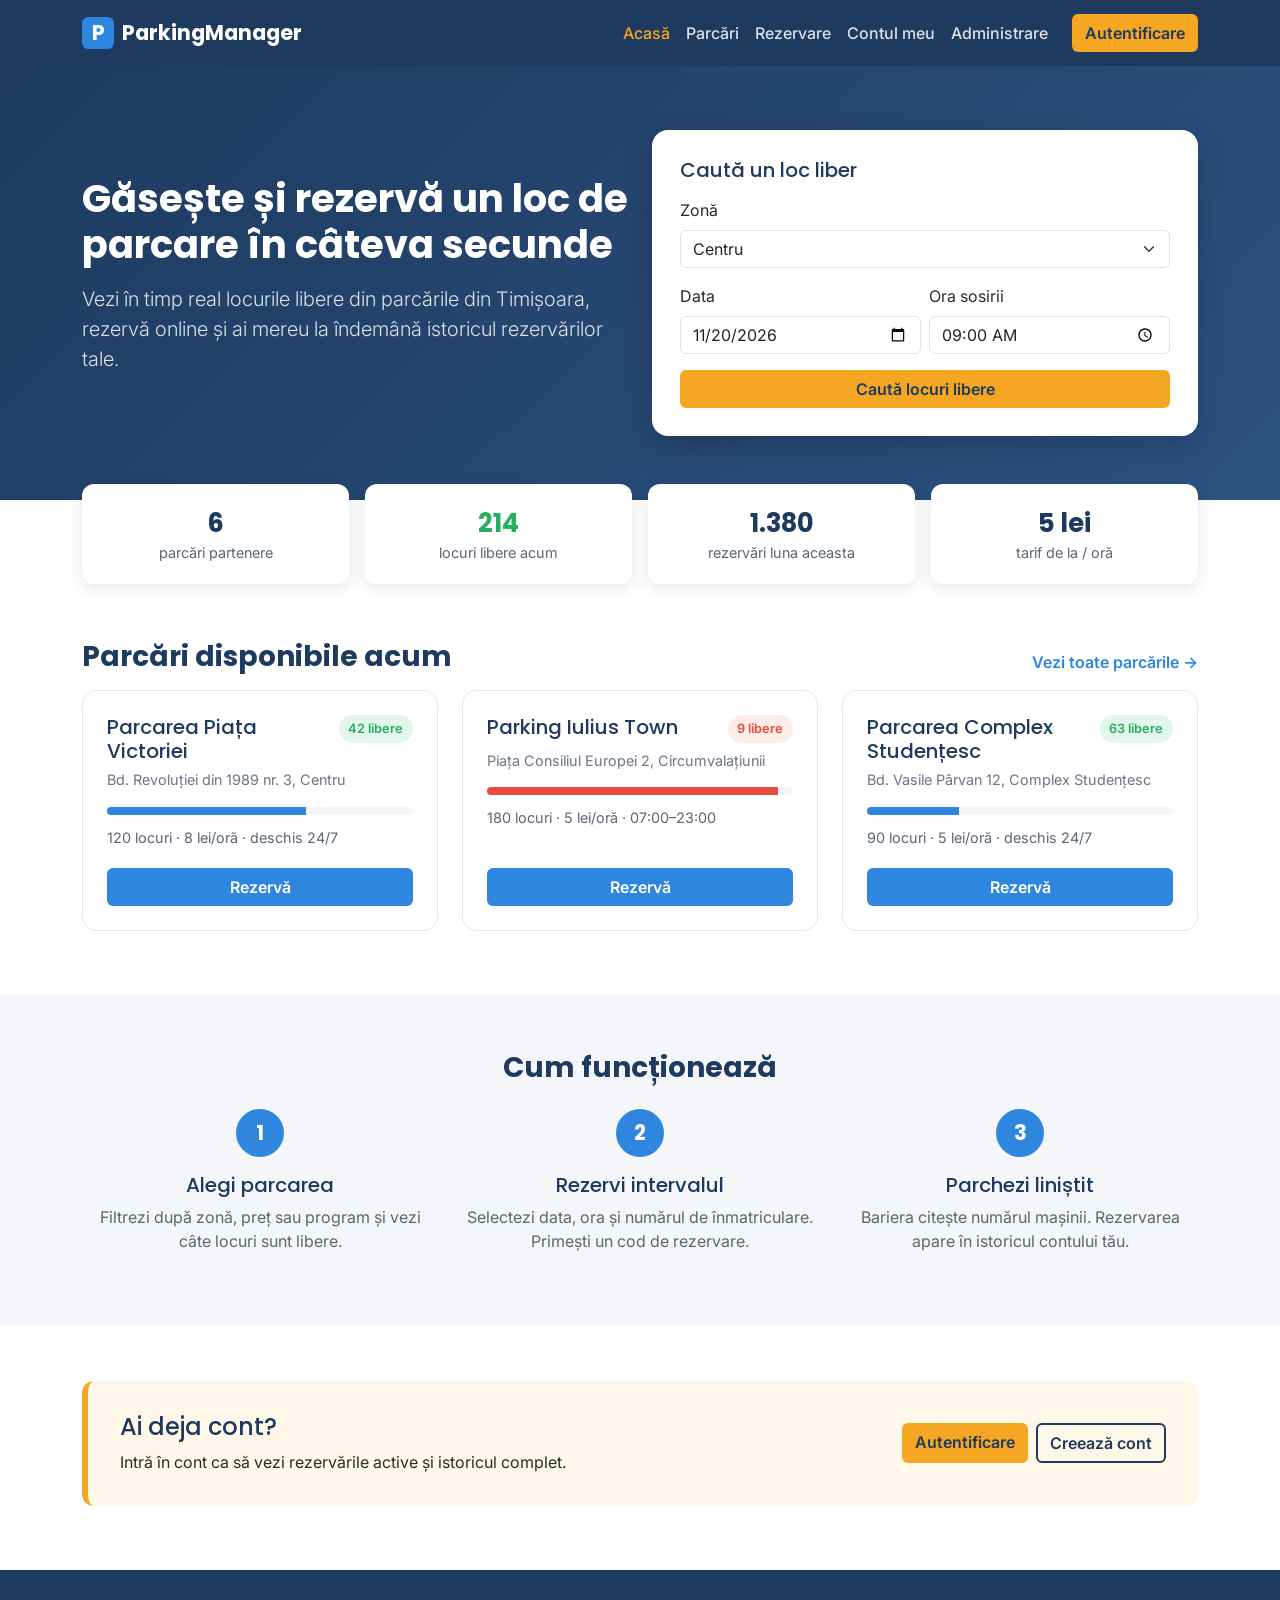
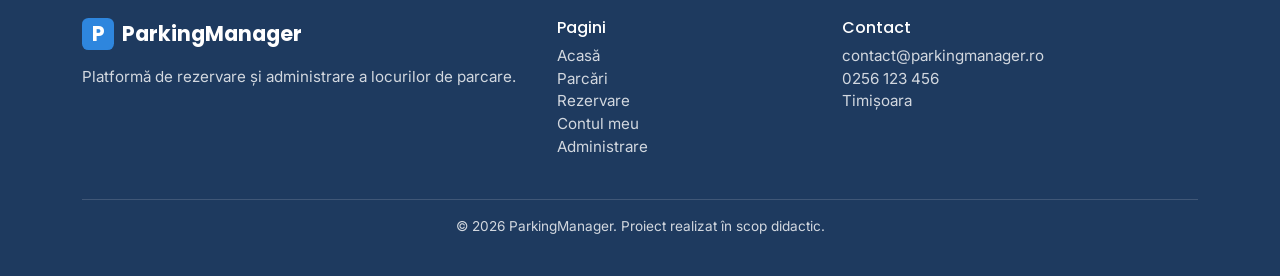
<file: index.html>
<!DOCTYPE html>
<html lang="ro">
<head>
  <meta charset="UTF-8">
  <meta name="viewport" content="width=device-width, initial-scale=1.0">
  <title>ParkingManager – Rezervă-ți locul de parcare</title>
  <meta name="description" content="ParkingManager – rezervă online un loc de parcare în Timișoara și vezi disponibilitatea în timp real.">
  <link rel="preconnect" href="https://fonts.googleapis.com">
  <link rel="preconnect" href="https://fonts.gstatic.com" crossorigin>
  <link href="https://fonts.googleapis.com/css2?family=Poppins:wght@600;700&family=Inter:wght@400;500;600&display=swap" rel="stylesheet">
  <link href="https://cdn.jsdelivr.net/npm/bootstrap@5.3.3/dist/css/bootstrap.min.css" rel="stylesheet">
  <link href="css/style.css" rel="stylesheet">
</head>
<body>

  <!-- ===== Meniu de navigare ===== -->
  <header>
    <nav class="navbar navbar-expand-lg navbar-dark pm-navbar">
      <div class="container">
        <a class="navbar-brand pm-logo" href="index.html"><span class="pm-logo-p">P</span> ParkingManager</a>
        <button class="navbar-toggler" type="button" data-bs-toggle="collapse" data-bs-target="#meniu"
                aria-controls="meniu" aria-expanded="false" aria-label="Deschide meniul">
          <span class="navbar-toggler-icon"></span>
        </button>
        <div class="collapse navbar-collapse" id="meniu">
          <ul class="navbar-nav ms-auto align-items-lg-center">
            <li class="nav-item"><a class="nav-link active" aria-current="page" href="index.html">Acasă</a></li>
            <li class="nav-item"><a class="nav-link" href="parcari.html">Parcări</a></li>
            <li class="nav-item"><a class="nav-link" href="rezervare.html">Rezervare</a></li>
            <li class="nav-item"><a class="nav-link" href="cont.html">Contul meu</a></li>
            <li class="nav-item"><a class="nav-link" href="admin.html">Administrare</a></li>
            <li class="nav-item ms-lg-3"><a class="btn pm-btn-accent" href="cont.html">Autentificare</a></li>
          </ul>
        </div>
      </div>
    </nav>
  </header>

  <main>
    <!-- ===== Hero + căutare rapidă ===== -->
    <section class="pm-hero">
      <div class="container">
        <div class="row align-items-center g-4">
          <div class="col-lg-6">
            <h1>Găsește și rezervă un loc de parcare în câteva secunde</h1>
            <p class="lead">Vezi în timp real locurile libere din parcările din Timișoara, rezervă online și ai mereu la îndemână istoricul rezervărilor tale.</p>
          </div>
          <div class="col-lg-6">
            <form class="pm-search-card" action="parcari.html">
              <h2 class="h5">Caută un loc liber</h2>
              <div class="mb-3">
                <label for="zona" class="form-label">Zonă</label>
                <select id="zona" class="form-select">
                  <option>Centru</option>
                  <option>Iosefin</option>
                  <option>Fabric</option>
                  <option>Complex Studențesc</option>
                </select>
              </div>
              <div class="row g-2 mb-3">
                <div class="col-sm-6">
                  <label for="data" class="form-label">Data</label>
                  <input id="data" type="date" class="form-control" value="2026-11-20">
                </div>
                <div class="col-sm-6">
                  <label for="ora" class="form-label">Ora sosirii</label>
                  <input id="ora" type="time" class="form-control" value="09:00">
                </div>
              </div>
              <button type="submit" class="btn pm-btn-accent w-100">Caută locuri libere</button>
            </form>
          </div>
        </div>
      </div>
    </section>

    <!-- ===== Statistici rapide ===== -->
    <section class="container pm-stats">
      <div class="row g-3 text-center">
        <div class="col-6 col-md-3"><div class="pm-stat"><span class="pm-stat-nr">6</span><span>parcări partenere</span></div></div>
        <div class="col-6 col-md-3"><div class="pm-stat"><span class="pm-stat-nr pm-text-free">214</span><span>locuri libere acum</span></div></div>
        <div class="col-6 col-md-3"><div class="pm-stat"><span class="pm-stat-nr">1.380</span><span>rezervări luna aceasta</span></div></div>
        <div class="col-6 col-md-3"><div class="pm-stat"><span class="pm-stat-nr">5 lei</span><span>tarif de la / oră</span></div></div>
      </div>
    </section>

    <!-- ===== Parcări disponibile (modulul Catalog) ===== -->
    <section class="container pm-section">
      <div class="d-flex justify-content-between align-items-end mb-3 flex-wrap gap-2">
        <h2 class="pm-section-title mb-0">Parcări disponibile acum</h2>
        <a href="parcari.html" class="pm-link">Vezi toate parcările →</a>
      </div>
      <div class="row g-4">
        <div class="col-md-6 col-lg-4">
          <article class="pm-card">
            <div class="pm-card-top">
              <h3 class="h5">Parcarea Piața Victoriei</h3>
              <span class="pm-badge pm-badge-free">42 libere</span>
            </div>
            <p class="pm-card-addr">Bd. Revoluției din 1989 nr. 3, Centru</p>
            <div class="pm-bar" role="img" aria-label="Grad de ocupare 65%"><span class="pm-bar-fill pm-fill-65"></span></div>
            <p class="pm-card-meta">120 locuri · 8 lei/oră · deschis 24/7</p>
            <a href="rezervare.html" class="btn pm-btn-primary w-100">Rezervă</a>
          </article>
        </div>
        <div class="col-md-6 col-lg-4">
          <article class="pm-card">
            <div class="pm-card-top">
              <h3 class="h5">Parking Iulius Town</h3>
              <span class="pm-badge pm-badge-few">9 libere</span>
            </div>
            <p class="pm-card-addr">Piața Consiliul Europei 2, Circumvalațiunii</p>
            <div class="pm-bar" role="img" aria-label="Grad de ocupare 95%"><span class="pm-bar-fill pm-fill-95"></span></div>
            <p class="pm-card-meta">180 locuri · 5 lei/oră · 07:00–23:00</p>
            <a href="rezervare.html" class="btn pm-btn-primary w-100">Rezervă</a>
          </article>
        </div>
        <div class="col-md-6 col-lg-4">
          <article class="pm-card">
            <div class="pm-card-top">
              <h3 class="h5">Parcarea Complex Studențesc</h3>
              <span class="pm-badge pm-badge-free">63 libere</span>
            </div>
            <p class="pm-card-addr">Bd. Vasile Pârvan 12, Complex Studențesc</p>
            <div class="pm-bar" role="img" aria-label="Grad de ocupare 30%"><span class="pm-bar-fill pm-fill-30"></span></div>
            <p class="pm-card-meta">90 locuri · 5 lei/oră · deschis 24/7</p>
            <a href="rezervare.html" class="btn pm-btn-primary w-100">Rezervă</a>
          </article>
        </div>
      </div>
    </section>

    <!-- ===== Cum funcționează ===== -->
    <section class="pm-steps">
      <div class="container">
        <h2 class="pm-section-title text-center">Cum funcționează</h2>
        <div class="row g-4 text-center">
          <div class="col-md-4">
            <div class="pm-step-nr">1</div>
            <h3 class="h5">Alegi parcarea</h3>
            <p>Filtrezi după zonă, preț sau program și vezi câte locuri sunt libere.</p>
          </div>
          <div class="col-md-4">
            <div class="pm-step-nr">2</div>
            <h3 class="h5">Rezervi intervalul</h3>
            <p>Selectezi data, ora și numărul de înmatriculare. Primești un cod de rezervare.</p>
          </div>
          <div class="col-md-4">
            <div class="pm-step-nr">3</div>
            <h3 class="h5">Parchezi liniștit</h3>
            <p>Bariera citește numărul mașinii. Rezervarea apare în istoricul contului tău.</p>
          </div>
        </div>
      </div>
    </section>

    <!-- ===== Apel la cont (modulul Conturi) ===== -->
    <section class="container pm-section">
      <div class="pm-cta">
        <div>
          <h2 class="h4">Ai deja cont?</h2>
          <p class="mb-0">Intră în cont ca să vezi rezervările active și istoricul complet.</p>
        </div>
        <div class="d-flex gap-2 flex-wrap">
          <a href="cont.html" class="btn pm-btn-accent">Autentificare</a>
          <a href="cont.html" class="btn pm-btn-outline">Creează cont</a>
        </div>
      </div>
    </section>
  </main>

  <!-- ===== Subsol ===== -->
  <footer class="pm-footer">
    <div class="container">
      <div class="row g-4">
        <div class="col-md-5">
          <p class="pm-logo"><span class="pm-logo-p">P</span> ParkingManager</p>
          <p>Platformă de rezervare și administrare a locurilor de parcare.</p>
        </div>
        <div class="col-6 col-md-3">
          <h2 class="h6">Pagini</h2>
          <ul class="list-unstyled">
            <li><a href="index.html">Acasă</a></li>
            <li><a href="parcari.html">Parcări</a></li>
            <li><a href="rezervare.html">Rezervare</a></li>
            <li><a href="cont.html">Contul meu</a></li>
            <li><a href="admin.html">Administrare</a></li>
          </ul>
        </div>
        <div class="col-6 col-md-4">
          <h2 class="h6">Contact</h2>
          <p>contact@parkingmanager.ro<br>0256 123 456<br>Timișoara</p>
        </div>
      </div>
      <p class="pm-copy">© 2026 ParkingManager. Proiect realizat în scop didactic.</p>
    </div>
  </footer>

  <script src="https://cdn.jsdelivr.net/npm/bootstrap@5.3.3/dist/js/bootstrap.bundle.min.js"></script>
</body>
</html>
</file>
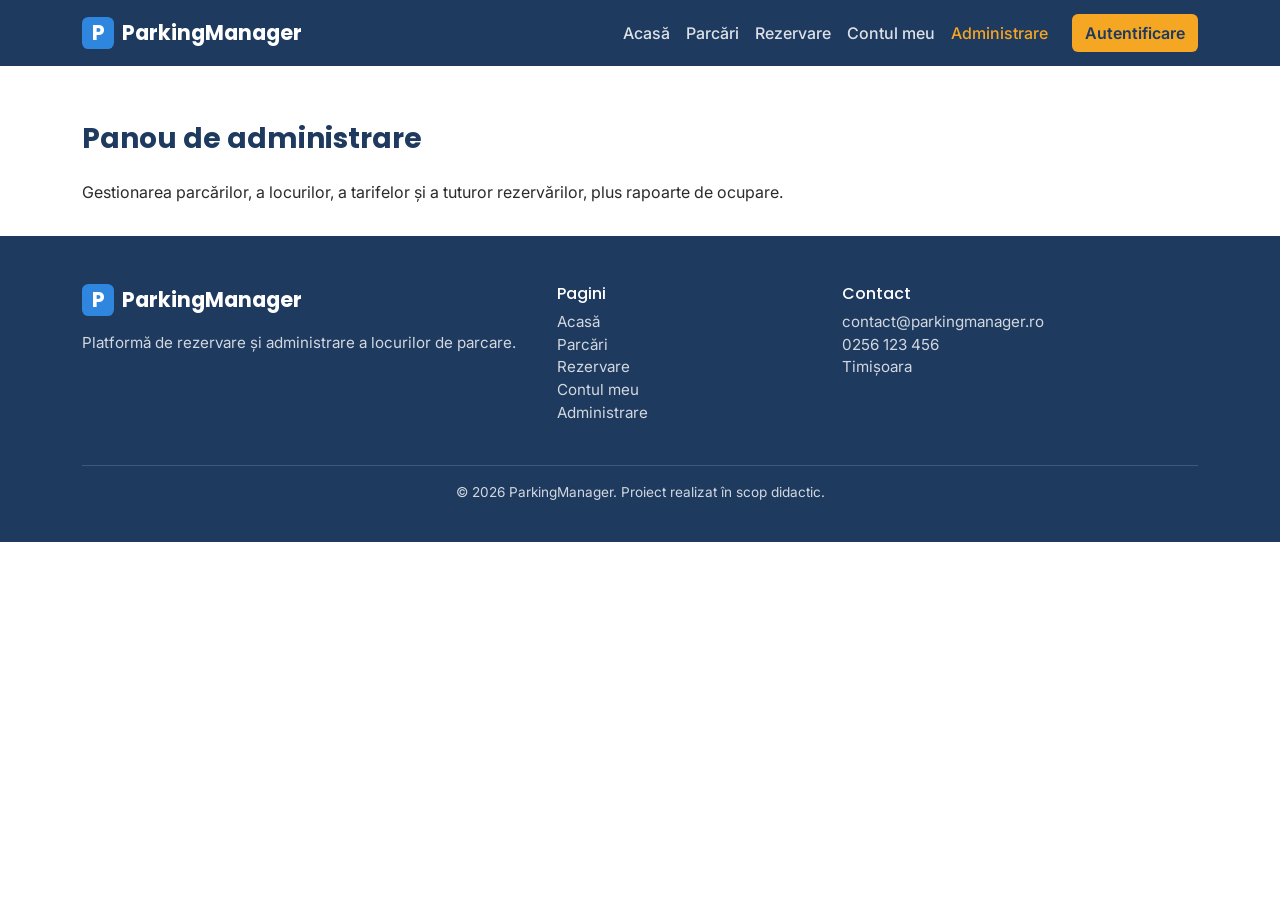
<file: admin.html>
<!DOCTYPE html>
<html lang="ro">
<head>
  <meta charset="UTF-8">
  <meta name="viewport" content="width=device-width, initial-scale=1.0">
  <title>Administrare – ParkingManager</title>
  <meta name="description" content="ParkingManager – rezervă online un loc de parcare în Timișoara și vezi disponibilitatea în timp real.">
  <link rel="preconnect" href="https://fonts.googleapis.com">
  <link rel="preconnect" href="https://fonts.gstatic.com" crossorigin>
  <link href="https://fonts.googleapis.com/css2?family=Poppins:wght@600;700&family=Inter:wght@400;500;600&display=swap" rel="stylesheet">
  <link href="https://cdn.jsdelivr.net/npm/bootstrap@5.3.3/dist/css/bootstrap.min.css" rel="stylesheet">
  <link href="css/style.css" rel="stylesheet">
</head>
<body>

  <!-- ===== Meniu de navigare ===== -->
  <header>
    <nav class="navbar navbar-expand-lg navbar-dark pm-navbar">
      <div class="container">
        <a class="navbar-brand pm-logo" href="index.html"><span class="pm-logo-p">P</span> ParkingManager</a>
        <button class="navbar-toggler" type="button" data-bs-toggle="collapse" data-bs-target="#meniu"
                aria-controls="meniu" aria-expanded="false" aria-label="Deschide meniul">
          <span class="navbar-toggler-icon"></span>
        </button>
        <div class="collapse navbar-collapse" id="meniu">
          <ul class="navbar-nav ms-auto align-items-lg-center">
            <li class="nav-item"><a class="nav-link" href="index.html">Acasă</a></li>
            <li class="nav-item"><a class="nav-link" href="parcari.html">Parcări</a></li>
            <li class="nav-item"><a class="nav-link" href="rezervare.html">Rezervare</a></li>
            <li class="nav-item"><a class="nav-link" href="cont.html">Contul meu</a></li>
            <li class="nav-item"><a class="nav-link active" aria-current="page" href="admin.html">Administrare</a></li>
            <li class="nav-item ms-lg-3"><a class="btn pm-btn-accent" href="cont.html">Autentificare</a></li>
          </ul>
        </div>
      </div>
    </nav>
  </header>

  <main>
    <section class="container pm-section"><h1 class="pm-section-title">Panou de administrare</h1><p>Gestionarea parcărilor, a locurilor, a tarifelor și a tuturor rezervărilor, plus rapoarte de ocupare.</p></section>
  </main>

  <!-- ===== Subsol ===== -->
  <footer class="pm-footer">
    <div class="container">
      <div class="row g-4">
        <div class="col-md-5">
          <p class="pm-logo"><span class="pm-logo-p">P</span> ParkingManager</p>
          <p>Platformă de rezervare și administrare a locurilor de parcare.</p>
        </div>
        <div class="col-6 col-md-3">
          <h2 class="h6">Pagini</h2>
          <ul class="list-unstyled">
            <li><a href="index.html">Acasă</a></li>
            <li><a href="parcari.html">Parcări</a></li>
            <li><a href="rezervare.html">Rezervare</a></li>
            <li><a href="cont.html">Contul meu</a></li>
            <li><a href="admin.html">Administrare</a></li>
          </ul>
        </div>
        <div class="col-6 col-md-4">
          <h2 class="h6">Contact</h2>
          <p>contact@parkingmanager.ro<br>0256 123 456<br>Timișoara</p>
        </div>
      </div>
      <p class="pm-copy">© 2026 ParkingManager. Proiect realizat în scop didactic.</p>
    </div>
  </footer>

  <script src="https://cdn.jsdelivr.net/npm/bootstrap@5.3.3/dist/js/bootstrap.bundle.min.js"></script>
</body>
</html>
</file>
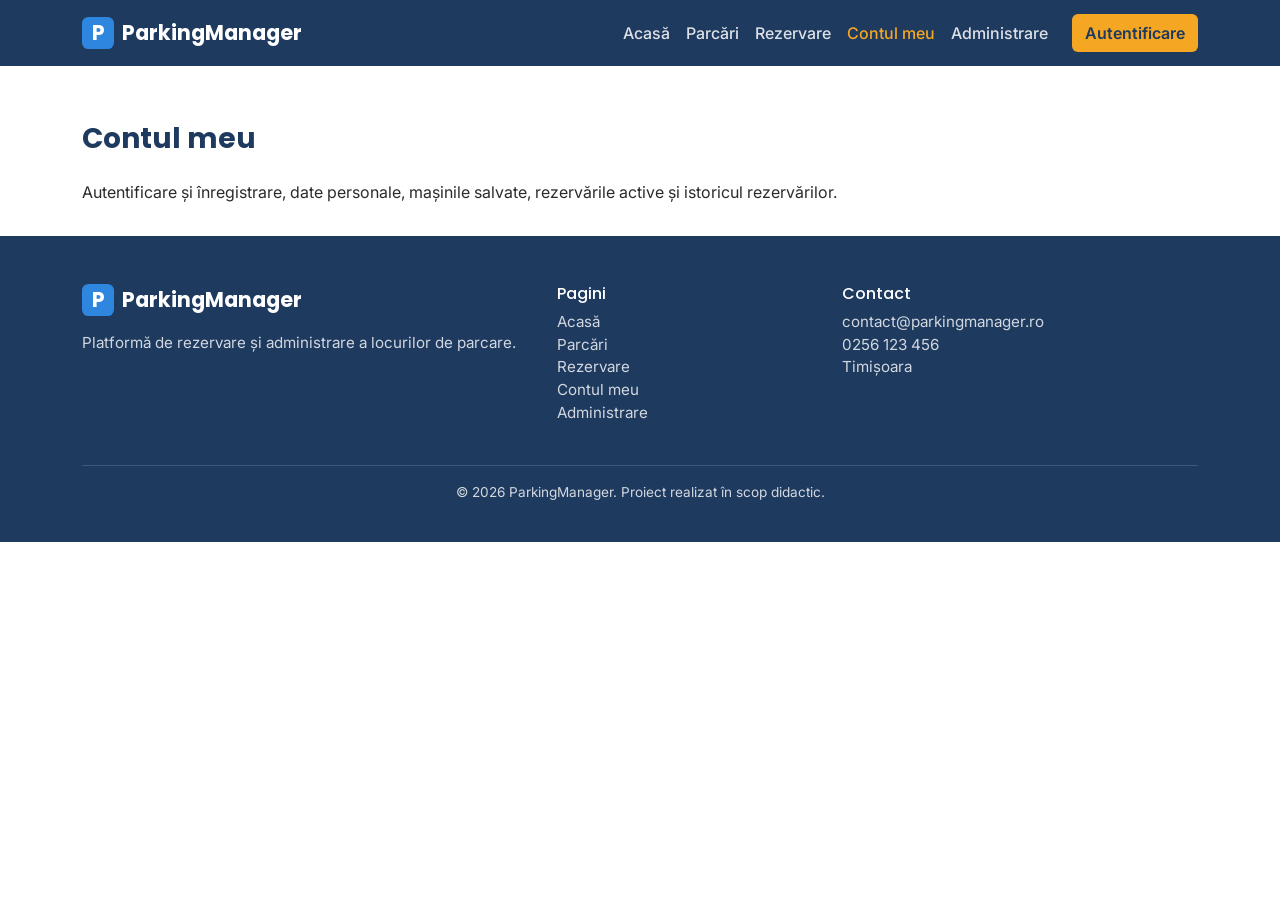
<file: cont.html>
<!DOCTYPE html>
<html lang="ro">
<head>
  <meta charset="UTF-8">
  <meta name="viewport" content="width=device-width, initial-scale=1.0">
  <title>Contul meu – ParkingManager</title>
  <meta name="description" content="ParkingManager – rezervă online un loc de parcare în Timișoara și vezi disponibilitatea în timp real.">
  <link rel="preconnect" href="https://fonts.googleapis.com">
  <link rel="preconnect" href="https://fonts.gstatic.com" crossorigin>
  <link href="https://fonts.googleapis.com/css2?family=Poppins:wght@600;700&family=Inter:wght@400;500;600&display=swap" rel="stylesheet">
  <link href="https://cdn.jsdelivr.net/npm/bootstrap@5.3.3/dist/css/bootstrap.min.css" rel="stylesheet">
  <link href="css/style.css" rel="stylesheet">
</head>
<body>

  <!-- ===== Meniu de navigare ===== -->
  <header>
    <nav class="navbar navbar-expand-lg navbar-dark pm-navbar">
      <div class="container">
        <a class="navbar-brand pm-logo" href="index.html"><span class="pm-logo-p">P</span> ParkingManager</a>
        <button class="navbar-toggler" type="button" data-bs-toggle="collapse" data-bs-target="#meniu"
                aria-controls="meniu" aria-expanded="false" aria-label="Deschide meniul">
          <span class="navbar-toggler-icon"></span>
        </button>
        <div class="collapse navbar-collapse" id="meniu">
          <ul class="navbar-nav ms-auto align-items-lg-center">
            <li class="nav-item"><a class="nav-link" href="index.html">Acasă</a></li>
            <li class="nav-item"><a class="nav-link" href="parcari.html">Parcări</a></li>
            <li class="nav-item"><a class="nav-link" href="rezervare.html">Rezervare</a></li>
            <li class="nav-item"><a class="nav-link active" aria-current="page" href="cont.html">Contul meu</a></li>
            <li class="nav-item"><a class="nav-link" href="admin.html">Administrare</a></li>
            <li class="nav-item ms-lg-3"><a class="btn pm-btn-accent" href="cont.html">Autentificare</a></li>
          </ul>
        </div>
      </div>
    </nav>
  </header>

  <main>
    <section class="container pm-section"><h1 class="pm-section-title">Contul meu</h1><p>Autentificare și înregistrare, date personale, mașinile salvate, rezervările active și istoricul rezervărilor.</p></section>
  </main>

  <!-- ===== Subsol ===== -->
  <footer class="pm-footer">
    <div class="container">
      <div class="row g-4">
        <div class="col-md-5">
          <p class="pm-logo"><span class="pm-logo-p">P</span> ParkingManager</p>
          <p>Platformă de rezervare și administrare a locurilor de parcare.</p>
        </div>
        <div class="col-6 col-md-3">
          <h2 class="h6">Pagini</h2>
          <ul class="list-unstyled">
            <li><a href="index.html">Acasă</a></li>
            <li><a href="parcari.html">Parcări</a></li>
            <li><a href="rezervare.html">Rezervare</a></li>
            <li><a href="cont.html">Contul meu</a></li>
            <li><a href="admin.html">Administrare</a></li>
          </ul>
        </div>
        <div class="col-6 col-md-4">
          <h2 class="h6">Contact</h2>
          <p>contact@parkingmanager.ro<br>0256 123 456<br>Timișoara</p>
        </div>
      </div>
      <p class="pm-copy">© 2026 ParkingManager. Proiect realizat în scop didactic.</p>
    </div>
  </footer>

  <script src="https://cdn.jsdelivr.net/npm/bootstrap@5.3.3/dist/js/bootstrap.bundle.min.js"></script>
</body>
</html>
</file>
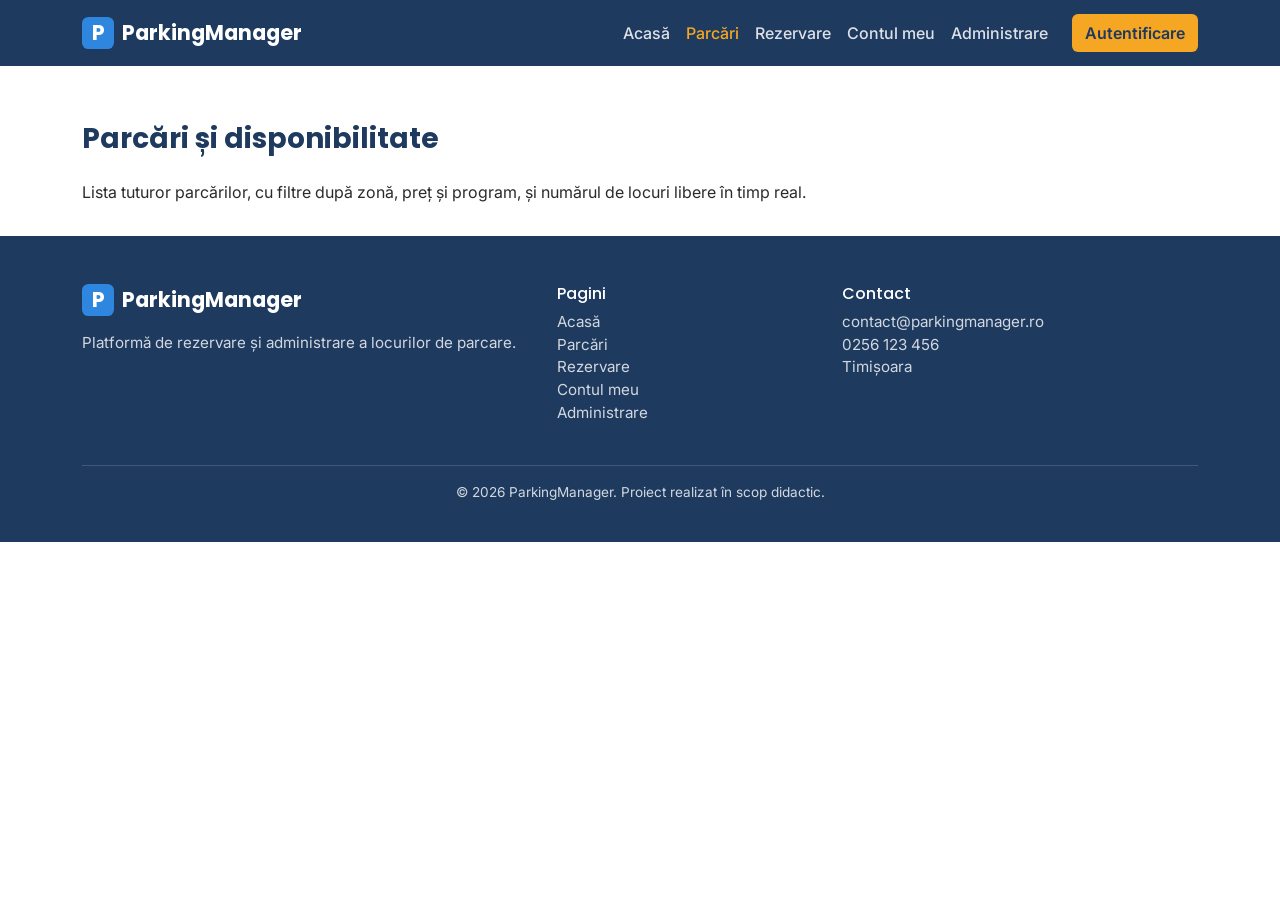
<file: parcari.html>
<!DOCTYPE html>
<html lang="ro">
<head>
  <meta charset="UTF-8">
  <meta name="viewport" content="width=device-width, initial-scale=1.0">
  <title>Parcări – ParkingManager</title>
  <meta name="description" content="ParkingManager – rezervă online un loc de parcare în Timișoara și vezi disponibilitatea în timp real.">
  <link rel="preconnect" href="https://fonts.googleapis.com">
  <link rel="preconnect" href="https://fonts.gstatic.com" crossorigin>
  <link href="https://fonts.googleapis.com/css2?family=Poppins:wght@600;700&family=Inter:wght@400;500;600&display=swap" rel="stylesheet">
  <link href="https://cdn.jsdelivr.net/npm/bootstrap@5.3.3/dist/css/bootstrap.min.css" rel="stylesheet">
  <link href="css/style.css" rel="stylesheet">
</head>
<body>

  <!-- ===== Meniu de navigare ===== -->
  <header>
    <nav class="navbar navbar-expand-lg navbar-dark pm-navbar">
      <div class="container">
        <a class="navbar-brand pm-logo" href="index.html"><span class="pm-logo-p">P</span> ParkingManager</a>
        <button class="navbar-toggler" type="button" data-bs-toggle="collapse" data-bs-target="#meniu"
                aria-controls="meniu" aria-expanded="false" aria-label="Deschide meniul">
          <span class="navbar-toggler-icon"></span>
        </button>
        <div class="collapse navbar-collapse" id="meniu">
          <ul class="navbar-nav ms-auto align-items-lg-center">
            <li class="nav-item"><a class="nav-link" href="index.html">Acasă</a></li>
            <li class="nav-item"><a class="nav-link active" aria-current="page" href="parcari.html">Parcări</a></li>
            <li class="nav-item"><a class="nav-link" href="rezervare.html">Rezervare</a></li>
            <li class="nav-item"><a class="nav-link" href="cont.html">Contul meu</a></li>
            <li class="nav-item"><a class="nav-link" href="admin.html">Administrare</a></li>
            <li class="nav-item ms-lg-3"><a class="btn pm-btn-accent" href="cont.html">Autentificare</a></li>
          </ul>
        </div>
      </div>
    </nav>
  </header>

  <main>
    <section class="container pm-section"><h1 class="pm-section-title">Parcări și disponibilitate</h1><p>Lista tuturor parcărilor, cu filtre după zonă, preț și program, și numărul de locuri libere în timp real.</p></section>
  </main>

  <!-- ===== Subsol ===== -->
  <footer class="pm-footer">
    <div class="container">
      <div class="row g-4">
        <div class="col-md-5">
          <p class="pm-logo"><span class="pm-logo-p">P</span> ParkingManager</p>
          <p>Platformă de rezervare și administrare a locurilor de parcare.</p>
        </div>
        <div class="col-6 col-md-3">
          <h2 class="h6">Pagini</h2>
          <ul class="list-unstyled">
            <li><a href="index.html">Acasă</a></li>
            <li><a href="parcari.html">Parcări</a></li>
            <li><a href="rezervare.html">Rezervare</a></li>
            <li><a href="cont.html">Contul meu</a></li>
            <li><a href="admin.html">Administrare</a></li>
          </ul>
        </div>
        <div class="col-6 col-md-4">
          <h2 class="h6">Contact</h2>
          <p>contact@parkingmanager.ro<br>0256 123 456<br>Timișoara</p>
        </div>
      </div>
      <p class="pm-copy">© 2026 ParkingManager. Proiect realizat în scop didactic.</p>
    </div>
  </footer>

  <script src="https://cdn.jsdelivr.net/npm/bootstrap@5.3.3/dist/js/bootstrap.bundle.min.js"></script>
</body>
</html>
</file>
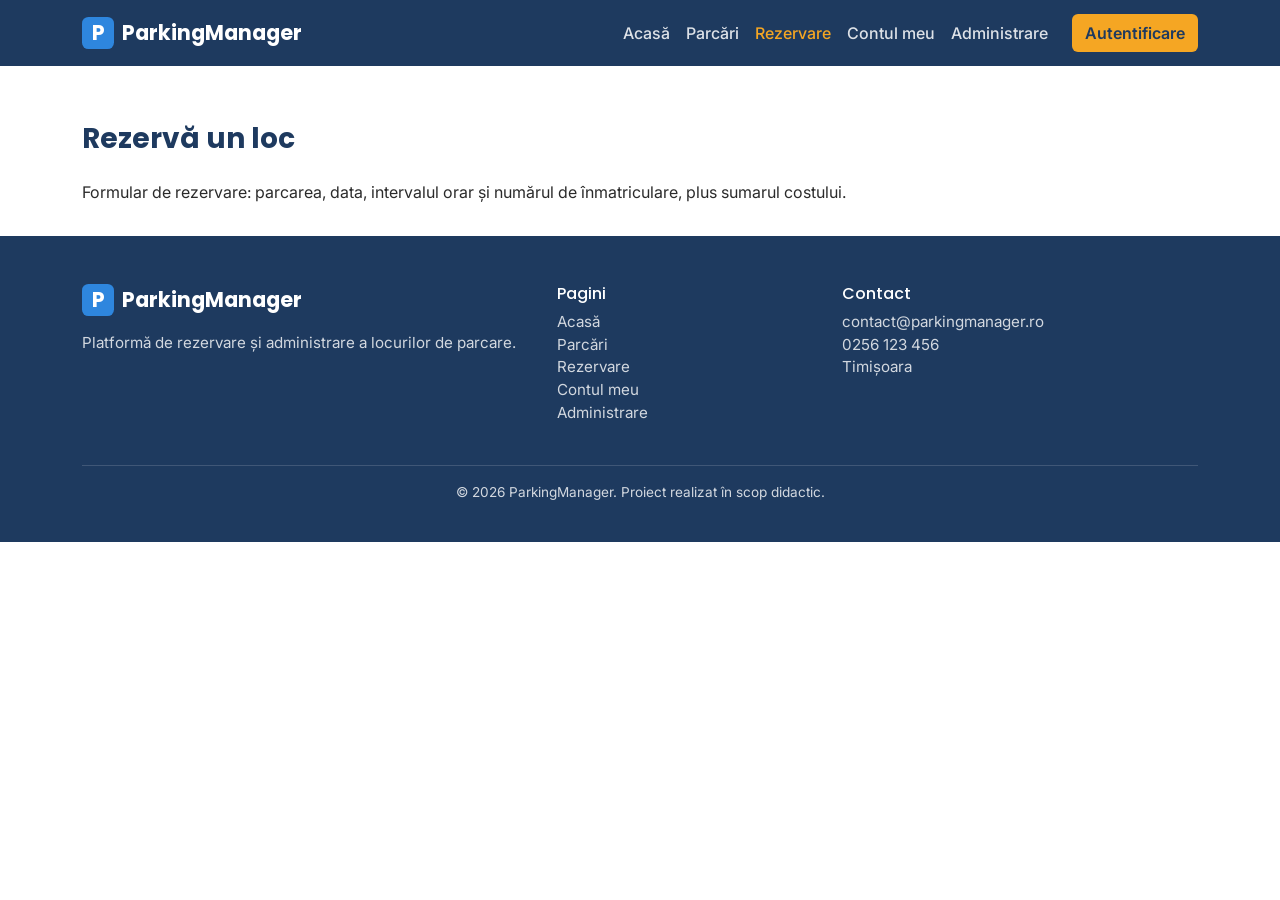
<file: rezervare.html>
<!DOCTYPE html>
<html lang="ro">
<head>
  <meta charset="UTF-8">
  <meta name="viewport" content="width=device-width, initial-scale=1.0">
  <title>Rezervare – ParkingManager</title>
  <meta name="description" content="ParkingManager – rezervă online un loc de parcare în Timișoara și vezi disponibilitatea în timp real.">
  <link rel="preconnect" href="https://fonts.googleapis.com">
  <link rel="preconnect" href="https://fonts.gstatic.com" crossorigin>
  <link href="https://fonts.googleapis.com/css2?family=Poppins:wght@600;700&family=Inter:wght@400;500;600&display=swap" rel="stylesheet">
  <link href="https://cdn.jsdelivr.net/npm/bootstrap@5.3.3/dist/css/bootstrap.min.css" rel="stylesheet">
  <link href="css/style.css" rel="stylesheet">
</head>
<body>

  <!-- ===== Meniu de navigare ===== -->
  <header>
    <nav class="navbar navbar-expand-lg navbar-dark pm-navbar">
      <div class="container">
        <a class="navbar-brand pm-logo" href="index.html"><span class="pm-logo-p">P</span> ParkingManager</a>
        <button class="navbar-toggler" type="button" data-bs-toggle="collapse" data-bs-target="#meniu"
                aria-controls="meniu" aria-expanded="false" aria-label="Deschide meniul">
          <span class="navbar-toggler-icon"></span>
        </button>
        <div class="collapse navbar-collapse" id="meniu">
          <ul class="navbar-nav ms-auto align-items-lg-center">
            <li class="nav-item"><a class="nav-link" href="index.html">Acasă</a></li>
            <li class="nav-item"><a class="nav-link" href="parcari.html">Parcări</a></li>
            <li class="nav-item"><a class="nav-link active" aria-current="page" href="rezervare.html">Rezervare</a></li>
            <li class="nav-item"><a class="nav-link" href="cont.html">Contul meu</a></li>
            <li class="nav-item"><a class="nav-link" href="admin.html">Administrare</a></li>
            <li class="nav-item ms-lg-3"><a class="btn pm-btn-accent" href="cont.html">Autentificare</a></li>
          </ul>
        </div>
      </div>
    </nav>
  </header>

  <main>
    <section class="container pm-section"><h1 class="pm-section-title">Rezervă un loc</h1><p>Formular de rezervare: parcarea, data, intervalul orar și numărul de înmatriculare, plus sumarul costului.</p></section>
  </main>

  <!-- ===== Subsol ===== -->
  <footer class="pm-footer">
    <div class="container">
      <div class="row g-4">
        <div class="col-md-5">
          <p class="pm-logo"><span class="pm-logo-p">P</span> ParkingManager</p>
          <p>Platformă de rezervare și administrare a locurilor de parcare.</p>
        </div>
        <div class="col-6 col-md-3">
          <h2 class="h6">Pagini</h2>
          <ul class="list-unstyled">
            <li><a href="index.html">Acasă</a></li>
            <li><a href="parcari.html">Parcări</a></li>
            <li><a href="rezervare.html">Rezervare</a></li>
            <li><a href="cont.html">Contul meu</a></li>
            <li><a href="admin.html">Administrare</a></li>
          </ul>
        </div>
        <div class="col-6 col-md-4">
          <h2 class="h6">Contact</h2>
          <p>contact@parkingmanager.ro<br>0256 123 456<br>Timișoara</p>
        </div>
      </div>
      <p class="pm-copy">© 2026 ParkingManager. Proiect realizat în scop didactic.</p>
    </div>
  </footer>

  <script src="https://cdn.jsdelivr.net/npm/bootstrap@5.3.3/dist/js/bootstrap.bundle.min.js"></script>
</body>
</html>
</file>
<file: css/style.css>
/* ===== ParkingManager – foaie de stil ===== */
/* Paleta de culori:
   #1E3A5F  bleumarin  – meniu, subsol, titluri
   #2E86DE  albastru   – butoane principale, linkuri
   #F5A623  portocaliu – butoane de acțiune (accent)
   #27AE60  verde      – locuri libere
   #F4F6F9  gri deschis – fundal secțiuni
   Fonturi: Poppins (titluri), Inter (text) */

:root {
  --pm-navy: #1E3A5F;
  --pm-blue: #2E86DE;
  --pm-accent: #F5A623;
  --pm-green: #27AE60;
  --pm-light: #F4F6F9;
  --pm-red: #E74C3C;
}

body {
  font-family: "Inter", Arial, sans-serif;
  color: #2b2b2b;
  background: #fff;
}

h1, h2, h3, .pm-logo {
  font-family: "Poppins", Arial, sans-serif;
}

/* ---- Meniu ---- */
.pm-navbar {
  background: var(--pm-navy);
  padding: 0.75rem 0;
}

.pm-logo {
  font-weight: 700;
  font-size: 1.3rem;
  color: #fff;
  display: flex;
  align-items: center;
  gap: 0.5rem;
}

.pm-logo-p {
  background: var(--pm-blue);
  color: #fff;
  width: 2rem;
  height: 2rem;
  border-radius: 0.4rem;
  display: inline-flex;
  align-items: center;
  justify-content: center;
}

.pm-navbar .nav-link {
  color: rgba(255, 255, 255, 0.85);
  font-weight: 500;
}

.pm-navbar .nav-link:hover,
.pm-navbar .nav-link.active {
  color: var(--pm-accent);
}

/* ---- Butoane ---- */
.pm-btn-primary {
  background: var(--pm-blue);
  color: #fff;
  font-weight: 600;
}

.pm-btn-primary:hover {
  background: #1f6fbf;
  color: #fff;
}

.pm-btn-accent {
  background: var(--pm-accent);
  color: var(--pm-navy);
  font-weight: 600;
}

.pm-btn-accent:hover {
  background: #e0951a;
  color: var(--pm-navy);
}

.pm-btn-outline {
  border: 2px solid var(--pm-navy);
  color: var(--pm-navy);
  font-weight: 600;
}

.pm-btn-outline:hover {
  background: var(--pm-navy);
  color: #fff;
}

/* ---- Hero ---- */
.pm-hero {
  background: linear-gradient(135deg, var(--pm-navy) 0%, #2c5282 100%);
  color: #fff;
  padding: 4rem 0;
}

.pm-hero h1 {
  font-size: 2.4rem;
  font-weight: 700;
  line-height: 1.2;
}

.pm-hero .lead {
  color: rgba(255, 255, 255, 0.85);
  margin-top: 1rem;
}

.pm-search-card {
  background: #fff;
  color: #2b2b2b;
  border-radius: 1rem;
  padding: 1.75rem;
  box-shadow: 0 10px 30px rgba(0, 0, 0, 0.2);
}

.pm-search-card h2 {
  color: var(--pm-navy);
  margin-bottom: 1rem;
}

/* ---- Statistici ---- */
.pm-stats {
  margin-top: -2rem;
  position: relative;
}

.pm-stat {
  background: #fff;
  border-radius: 0.75rem;
  padding: 1.25rem 0.5rem;
  box-shadow: 0 4px 16px rgba(30, 58, 95, 0.12);
  display: flex;
  flex-direction: column;
  font-size: 0.9rem;
  color: #5a6575;
}

.pm-stat-nr {
  font-family: "Poppins", Arial, sans-serif;
  font-size: 1.6rem;
  font-weight: 700;
  color: var(--pm-navy);
}

.pm-text-free {
  color: var(--pm-green);
}

/* ---- Secțiuni ---- */
.pm-section {
  padding-top: 3.5rem;
  padding-bottom: 1rem;
}

.pm-section-title {
  color: var(--pm-navy);
  font-weight: 700;
  font-size: 1.75rem;
  margin-bottom: 1.5rem;
}

.pm-link {
  color: var(--pm-blue);
  font-weight: 600;
  text-decoration: none;
}

/* ---- Carduri parcări ---- */
.pm-card {
  border: 1px solid #e3e8ef;
  border-radius: 0.9rem;
  padding: 1.5rem;
  height: 100%;
  display: flex;
  flex-direction: column;
  transition: box-shadow 0.2s, transform 0.2s;
}

.pm-card:hover {
  box-shadow: 0 8px 24px rgba(30, 58, 95, 0.15);
  transform: translateY(-3px);
}

.pm-card-top {
  display: flex;
  justify-content: space-between;
  align-items: flex-start;
  gap: 0.5rem;
}

.pm-card-top h3 {
  color: var(--pm-navy);
  margin: 0;
}

.pm-card-addr {
  color: #6b7685;
  font-size: 0.9rem;
  margin: 0.4rem 0 1rem;
}

.pm-card-meta {
  font-size: 0.9rem;
  color: #5a6575;
  margin: 0.75rem 0 1.25rem;
  flex-grow: 1;
}

.pm-badge {
  font-size: 0.8rem;
  font-weight: 600;
  padding: 0.3rem 0.6rem;
  border-radius: 1rem;
  white-space: nowrap;
}

.pm-badge-free {
  background: #e3f6eb;
  color: var(--pm-green);
}

.pm-badge-few {
  background: #fdecea;
  color: var(--pm-red);
}

/* Bara de ocupare */
.pm-bar {
  height: 0.5rem;
  background: var(--pm-light);
  border-radius: 1rem;
  overflow: hidden;
}

.pm-bar-fill {
  display: block;
  height: 100%;
  background: var(--pm-blue);
}

.pm-fill-30 { width: 30%; }
.pm-fill-65 { width: 65%; }
.pm-fill-95 { width: 95%; background: var(--pm-red); }

/* ---- Cum funcționează ---- */
.pm-steps {
  background: var(--pm-light);
  padding: 3.5rem 0;
  margin-top: 3rem;
}

.pm-steps h3 {
  color: var(--pm-navy);
}

.pm-steps p {
  color: #5a6575;
}

.pm-step-nr {
  width: 3rem;
  height: 3rem;
  margin: 0 auto 1rem;
  border-radius: 50%;
  background: var(--pm-blue);
  color: #fff;
  font-family: "Poppins", Arial, sans-serif;
  font-weight: 700;
  font-size: 1.3rem;
  display: flex;
  align-items: center;
  justify-content: center;
}

/* ---- Apel la cont ---- */
.pm-cta {
  background: #fff7e8;
  border-left: 6px solid var(--pm-accent);
  border-radius: 0.75rem;
  padding: 2rem;
  display: flex;
  justify-content: space-between;
  align-items: center;
  gap: 1.5rem;
  flex-wrap: wrap;
  margin-bottom: 3rem;
}

.pm-cta h2 {
  color: var(--pm-navy);
}

/* ---- Subsol ---- */
.pm-footer {
  background: var(--pm-navy);
  color: rgba(255, 255, 255, 0.8);
  padding: 3rem 0 1.5rem;
  font-size: 0.95rem;
  overflow-wrap: anywhere;
}

.pm-footer h2 {
  color: #fff;
}

.pm-footer a {
  color: rgba(255, 255, 255, 0.8);
  text-decoration: none;
}

.pm-footer a:hover {
  color: var(--pm-accent);
}

.pm-copy {
  border-top: 1px solid rgba(255, 255, 255, 0.15);
  margin-top: 1.5rem;
  padding-top: 1rem;
  font-size: 0.85rem;
  text-align: center;
}

/* ---- Telefon ---- */
@media (max-width: 767.98px) {
  .pm-hero {
    padding: 2.5rem 0 3.5rem;
  }

  .pm-hero h1 {
    font-size: 1.7rem;
  }

  .pm-search-card {
    padding: 1.25rem;
  }

  .pm-section-title {
    font-size: 1.4rem;
  }

  .pm-cta {
    padding: 1.5rem;
  }

  .pm-cta > div:last-child {
    width: 100%;
  }

  .pm-cta .btn {
    width: 100%;
  }
}
</file>
